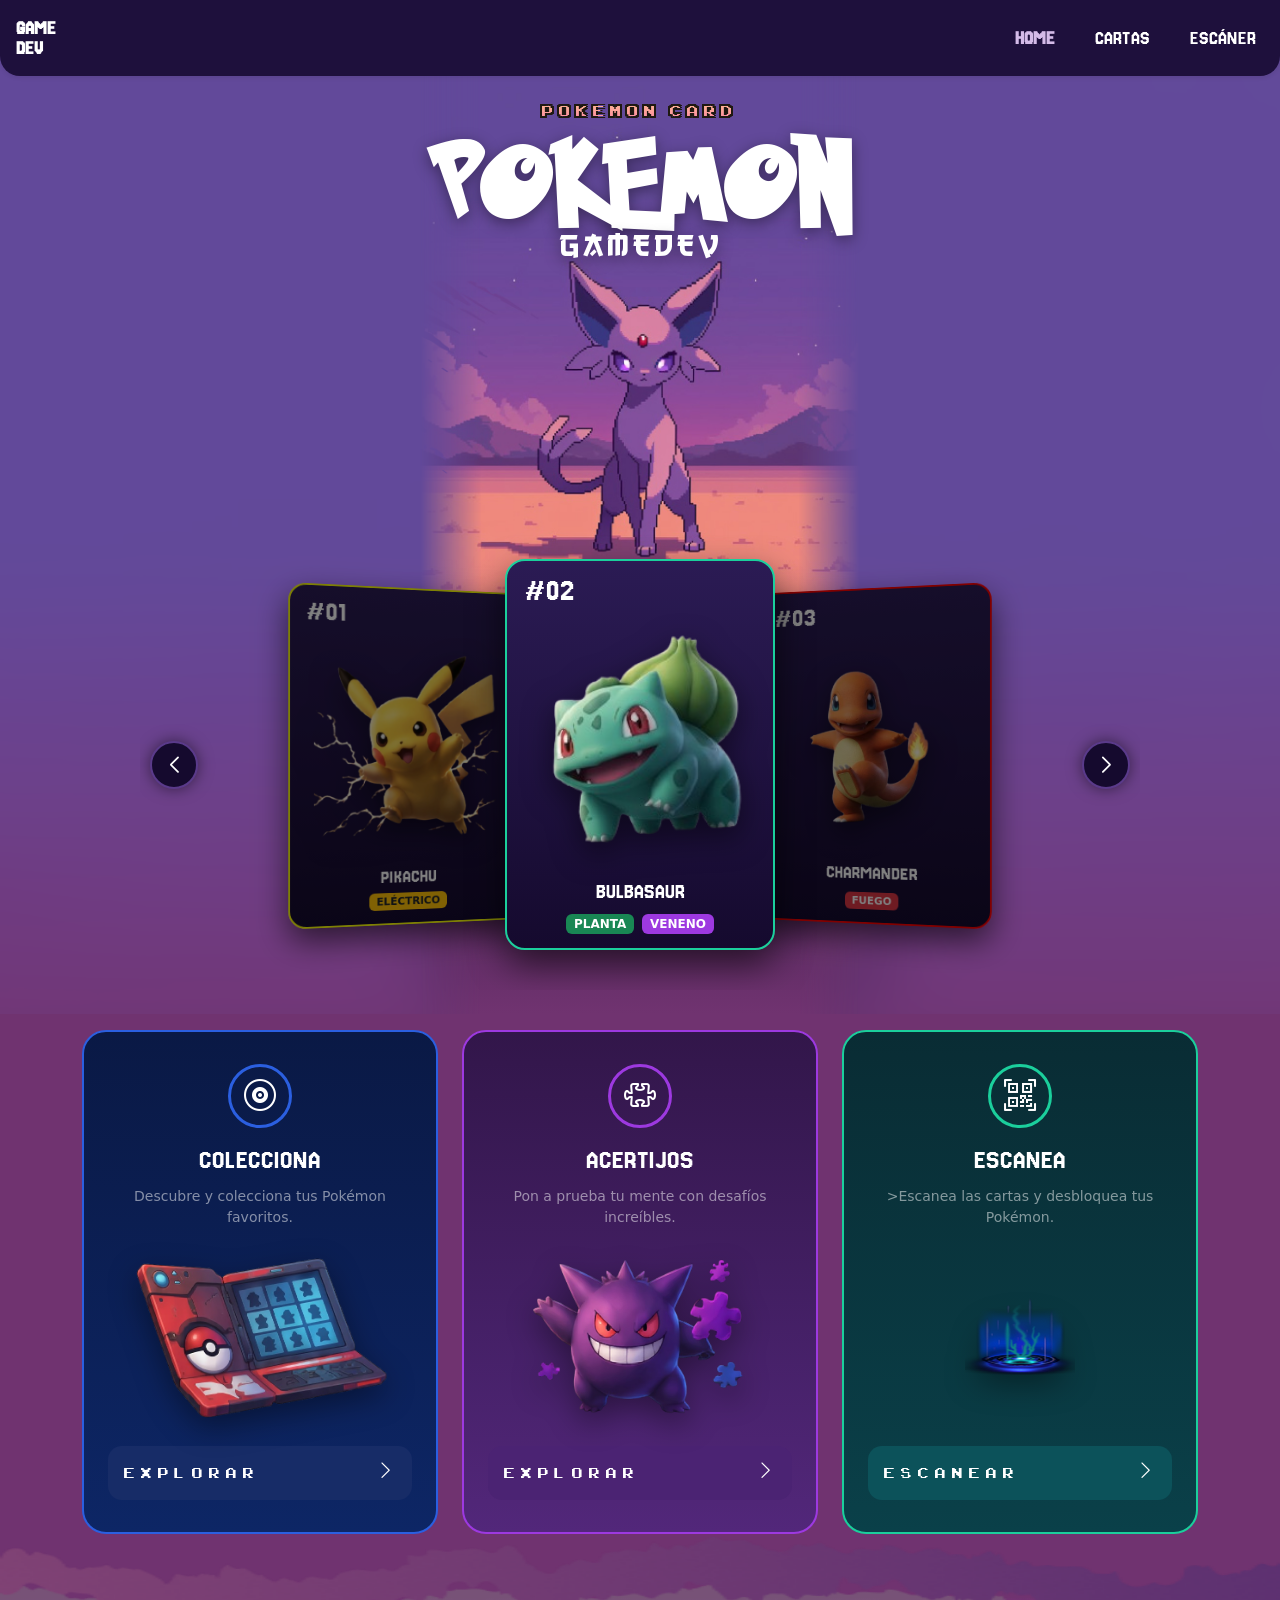
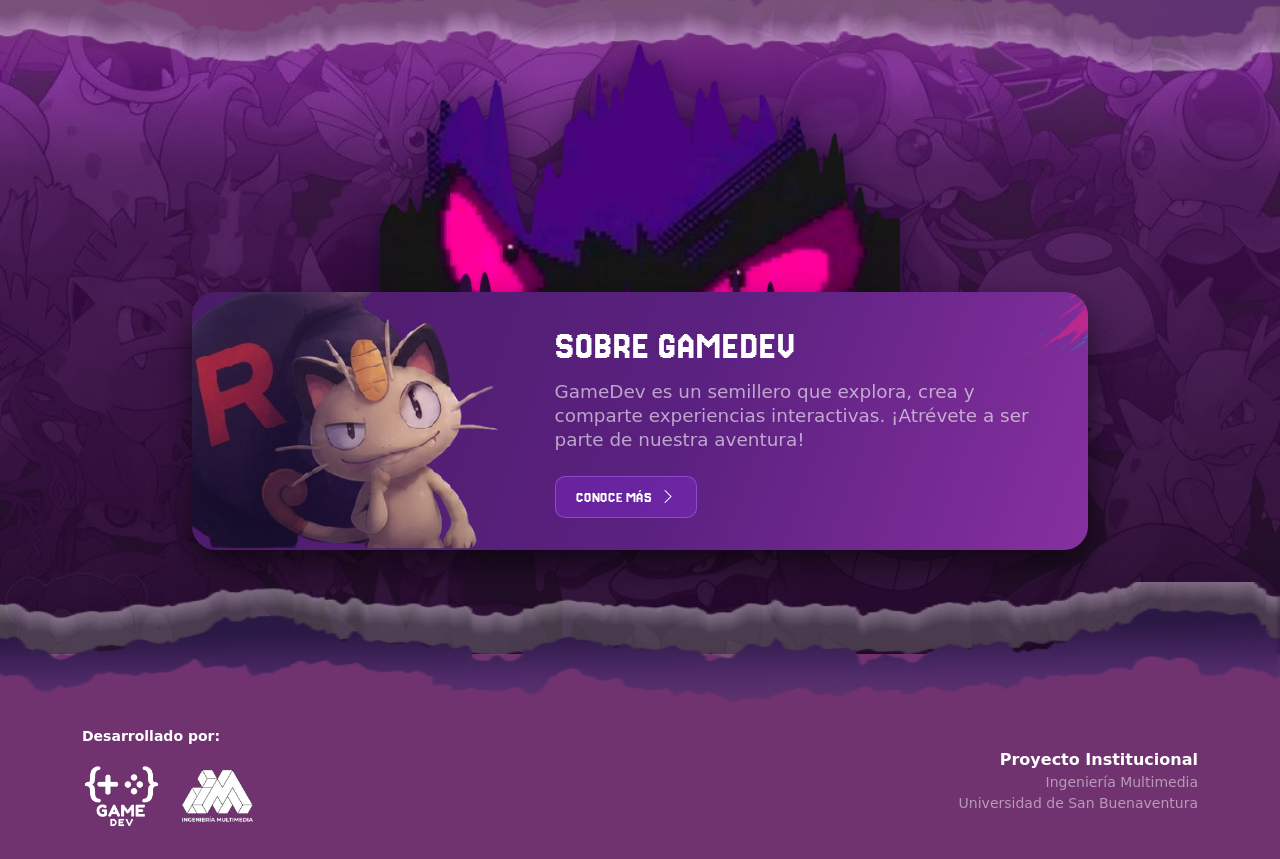
<file: index.html>
<!DOCTYPE html>
<html lang="es">

<head>
    <meta charset="UTF-8">
    <meta name="viewport" content="width=device-width, initial-scale=1.0">
    <meta name="description" content="Pokémon GameDev: colecciona cartas, resuelve acertijos y escanea cartas.">
    <title>Pokémon GameDev | Home</title>

    <link href="https://cdn.jsdelivr.net/npm/bootstrap@5.3.3/dist/css/bootstrap.min.css" rel="stylesheet">
    <link rel="stylesheet" href="https://cdn.jsdelivr.net/npm/bootstrap-icons@1.11.3/font/bootstrap-icons.min.css">
    <link rel="stylesheet" href="https://cdn.jsdelivr.net/npm/swiper@11/swiper-bundle.min.css" />
    <link rel="stylesheet" href="css/style.css">
    <link href="https://fonts.googleapis.com/css2?family=Jersey+20&display=swap" rel="stylesheet">
</head>

<body>

    <nav class="navbar navbar-expand-lg navbar-custom fixed-top shadow-sm">
        <div class="container-fluid px-3">
            <a class="navbar-brand navbar-brand-custom font-jersey fw-bold" href="index.html">
                GAME<br>DEV
            </a>

            <button class="navbar-toggler border-0 px-1" type="button" data-bs-toggle="offcanvas"
                data-bs-target="#offcanvasNavbar" aria-controls="offcanvasNavbar" aria-label="Abrir menú">
                <img src="assets/img/master-ball.png" alt="Menú" class="pokeball-icon">
            </button>

            <div class="offcanvas offcanvas-end offcanvas-custom" tabindex="-1" id="offcanvasNavbar"
                aria-labelledby="offcanvasNavbarLabel">
                <div class="offcanvas-header border-bottom border-light border-opacity-25">
                    <h5 class="offcanvas-title font-jersey fs-3" id="offcanvasNavbarLabel">MENÚ</h5>
                    <button type="button" class="btn-close btn-close-white" data-bs-dismiss="offcanvas"
                        aria-label="Cerrar menú"></button>
                </div>
                <div class="offcanvas-body">
                    <ul class="navbar-nav justify-content-end flex-grow-1 pe-3 mt-3 mt-lg-0 pe-lg-0">
                        <li class="nav-item">
                            <a class="nav-link font-jersey active" aria-current="page" href="index.html">Home</a>
                        </li>
                        <li class="nav-item">
                            <a class="nav-link font-jersey" href="cards.html">Cartas</a>
                        </li>
                        <li class="nav-item">
                            <a class="nav-link font-jersey" href="scanner.html">Escáner</a>
                        </li>
                    </ul>
                </div>
            </div>
        </div>
    </nav>

    <main>
        <section class="landing-hero">
            <div class="title-wrapper text-center">
                <p class="font-arcade hero-eyebrow fs-5 mb-0">POKEMON CARD</p>
                <h1 class="font-pokemon text-white display-1 mb-0">POKEMON</h1>
                <h2 class="font-gang text-white fs-2">GAMEDEV</h2>
            </div>

            <div class="hero-carousel">
                <div class="swiper pokemonSwiper">
                    <div class="swiper-wrapper">

                        <div class="swiper-slide card-pikachu">
                            <div class="card-number font-jersey text-white fs-2 lh-1">#01</div>

                            <img src="assets/img/pikachu-carta.png" alt="Pikachu" class="img-fluid pokemon-img">

                            <div class="card-info text-center mt-2">
                                <h3 class="font-jersey text-white text-uppercase mb-1">Pikachu</h3>
                                <div class="d-flex justify-content-center gap-2">
                                    <span class="badge bg-warning text-dark">ELÉCTRICO</span>
                                </div>
                            </div>
                        </div>

                        <div class="swiper-slide card-bulbasaur">
                            <div class="card-number font-jersey text-white fs-2 lh-1">#02</div>

                            <img src="assets/img/bulbasaur.png" alt="Bulbasaur" class="img-fluid pokemon-img">

                            <div class="card-info text-center mt-2">
                                <h3 class="font-jersey text-white text-uppercase">Bulbasaur</h3>
                                <div class="d-flex justify-content-center gap-2">
                                    <span class="badge bg-success">PLANTA</span>
                                    <span class="badge bg-purple">VENENO</span>
                                </div>
                            </div>
                        </div>

                        <div class="swiper-slide card-charmander">
                            <div class="card-number font-jersey text-white fs-2 lh-1">#03</div>

                            <img src="assets/img/charmander.png" alt="Charmander" class="img-fluid pokemon-img">

                            <div class="card-info text-center mt-2">
                                <h3 class="font-jersey text-white text-uppercase">Charmander</h3>
                                <div class="d-flex justify-content-center gap-2">
                                    <span class="badge bg-danger">FUEGO</span>
                                </div>
                            </div>
                        </div>
                    </div>

                    <div class="swiper-button-next custom-nav-btn"></div>
                    <div class="swiper-button-prev custom-nav-btn"></div>
                </div>
            </div>
        </section>

        <section class="features-section">
            <div class="container">
                <div class="row g-3 g-lg-4 justify-content-center">
                    <div class="col-12 col-sm-10 col-md-4">
                        <div class="feature-card card-blue h-100">
                            <div class="icon-ring">
                                <i class="bi bi-vinyl text-white fs-2"></i>
                            </div>
                            <h3 class="font-jersey text-white mt-3 mb-2">COLECCIONA</h3>
                            <p class="text-white-50 small mb-4 px-2">Descubre y colecciona tus Pokémon favoritos.</p>
                            <div class="img-container flex-grow-1 d-flex align-items-center justify-content-center mb-4">
                                <img src="assets/img/pokedex.png" loading="lazy" class="img-fluid" alt="Pokedex">
                            </div>
                            <a href="cards.html" class="btn btn-card font-jersey d-flex justify-content-between align-items-center px-4">
                                <span class="font-arcade">EXPLORAR</span>
                                <i class="bi bi-chevron-right"></i>
                            </a>
                        </div>
                    </div>

                    <div class="col-12 col-sm-10 col-md-4">
                        <div class="feature-card card-purple h-100">
                            <div class="icon-ring">
                                <i class="bi bi-puzzle text-white fs-2"></i>
                            </div>
                            <h3 class="font-jersey text-white mt-3 mb-2">ACERTIJOS</h3>
                            <p class="text-white-50 small mb-4 px-2">Pon a prueba tu mente con desafíos increíbles.</p>
                            <div class="img-container flex-grow-1 d-flex align-items-center justify-content-center mb-4">
                                <img src="assets/img/gengar-puzzles.png" loading="lazy" class="img-fluid" alt="Gengar">
                            </div>
                            <a href="#" class="btn btn-card font-jersey d-flex justify-content-between align-items-center px-4">
                                <span class="font-arcade">EXPLORAR</span>
                                <i class="bi bi-chevron-right"></i>
                            </a>
                        </div>
                    </div>

                    <div class="col-12 col-sm-10 col-md-4">
                        <div class="feature-card card-teal h-100">
                            <div class="icon-ring">
                                <i class="bi bi-qr-code-scan text-white fs-2"></i>
                            </div>
                            <h3 class="font-jersey text-white mt-3 mb-2">ESCANEA</h3>
                            <p class="text-white-50 small mb-4 px-2">>Escanea las cartas y desbloquea tus Pokémon.</p>
                            <div class="img-container flex-grow-1 d-flex align-items-center justify-content-center mb-4">
                                <img src="assets/img/portal.png" loading="lazy" class="img-fluid" alt="Portal de energía">
                            </div>
                            <a href="scanner.html" class="btn btn-card font-jersey d-flex justify-content-between align-items-center px-4">
                                <span class="font-arcade">ESCANEAR</span>
                                <i class="bi bi-chevron-right"></i>
                            </a>
                        </div>
                    </div>
                </div>
            </div>
        </section>
    </main>

    <div class="content-wrapper">
        <img src="assets/img/ojos-rasgados.png" alt="" class="gengar-eyes-img" aria-hidden="true">

        <section class="container about-container about-gamedev">
            <div class="about-card row g-0">
                <div class="about-media">
                    <img src="assets/img/meowth-rocket.png" loading="lazy" alt="Meowth Equipo Rocket" class="img-fluid about-img">
                </div>
                <div class="about-body text-white">
                    <h2 class="about-title font-jersey">SOBRE GAMEDEV</h2>
                    <p class="about-text text-white-60">
                        GameDev es un semillero que explora, crea y comparte experiencias interactivas. ¡Atrévete a ser
                        parte de nuestra aventura!
                    </p>
                    <a href="#" class="btn btn-purple-outline font-jersey d-inline-flex align-items-center">
                        CONOCE MÁS <i class="bi bi-chevron-right ms-2"></i>
                    </a>
                </div>
            </div>
        </section>
    </div>

    <footer class="game-footer game-footer-tear text-white py-4 mt-auto">
        <div class="container">
            <div class="row align-items-center">
                <div class="col-12 col-md-6 text-center text-md-start mb-3 mb-md-0">
                    <p class="fw-bold mb-2 small">Desarrollado por:</p>
                    <div class="d-flex justify-content-center justify-content-md-start align-items-center gap-3">
                        <img src="assets/img/logo-gamedev.png" loading="lazy" alt="Logo GameDev" class="footer-logo">
                        <img src="assets/img/logo-multimedia.png" loading="lazy" alt="Logo Ingeniería Multimedia" class="footer-logo">
                    </div>
                </div>
                <div class="col-12 col-md-6 text-center text-md-end">
                    <p class="mb-0 fw-bold">Proyecto Institucional</p>
                    <p class="mb-0 small text-white-50">Ingeniería Multimedia<br>Universidad de San Buenaventura</p>
                </div>
            </div>
        </div>
    </footer>

    <script src="https://cdn.jsdelivr.net/npm/swiper@11/swiper-bundle.min.js"></script>
    <script src="https://cdn.jsdelivr.net/npm/bootstrap@5.3.3/dist/js/bootstrap.bundle.min.js"></script>
    <script src="js/registro.js"></script>
    <script src="js/main.js"></script>
</body>

</html>
</file>
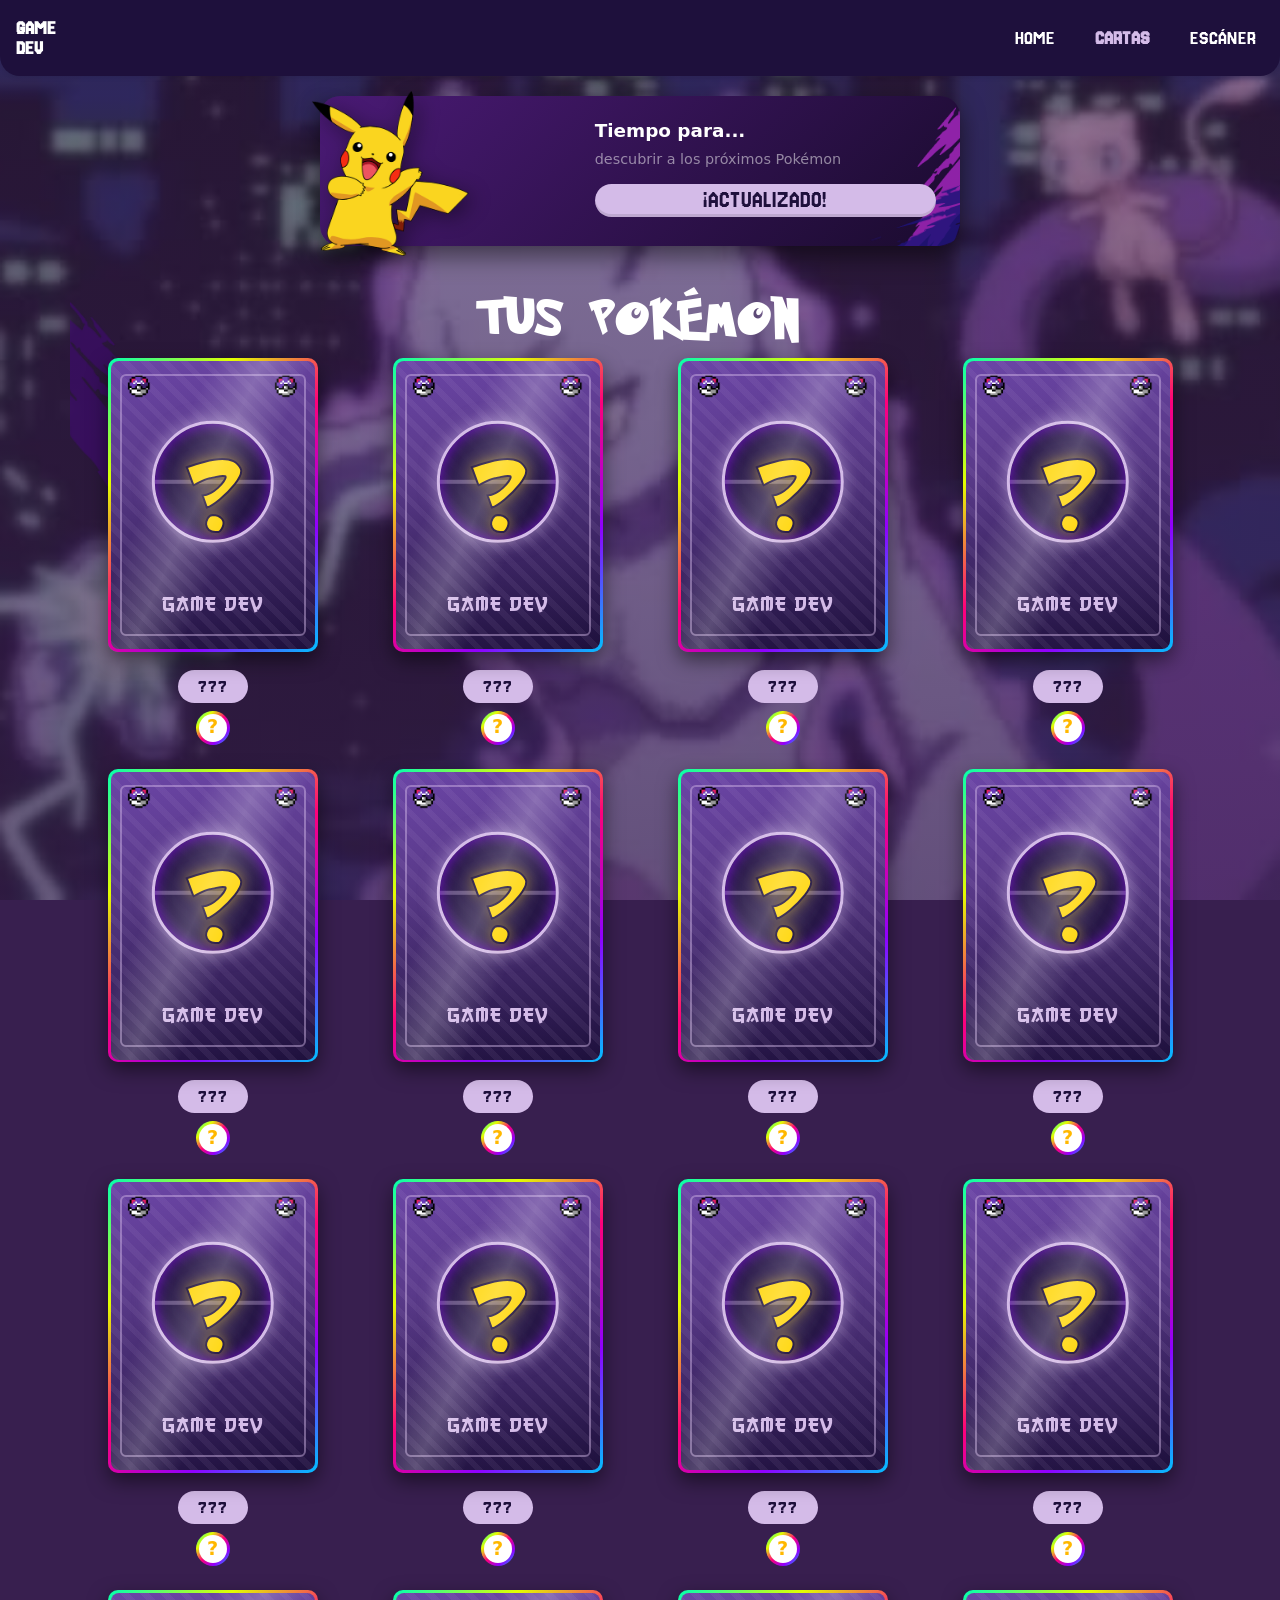
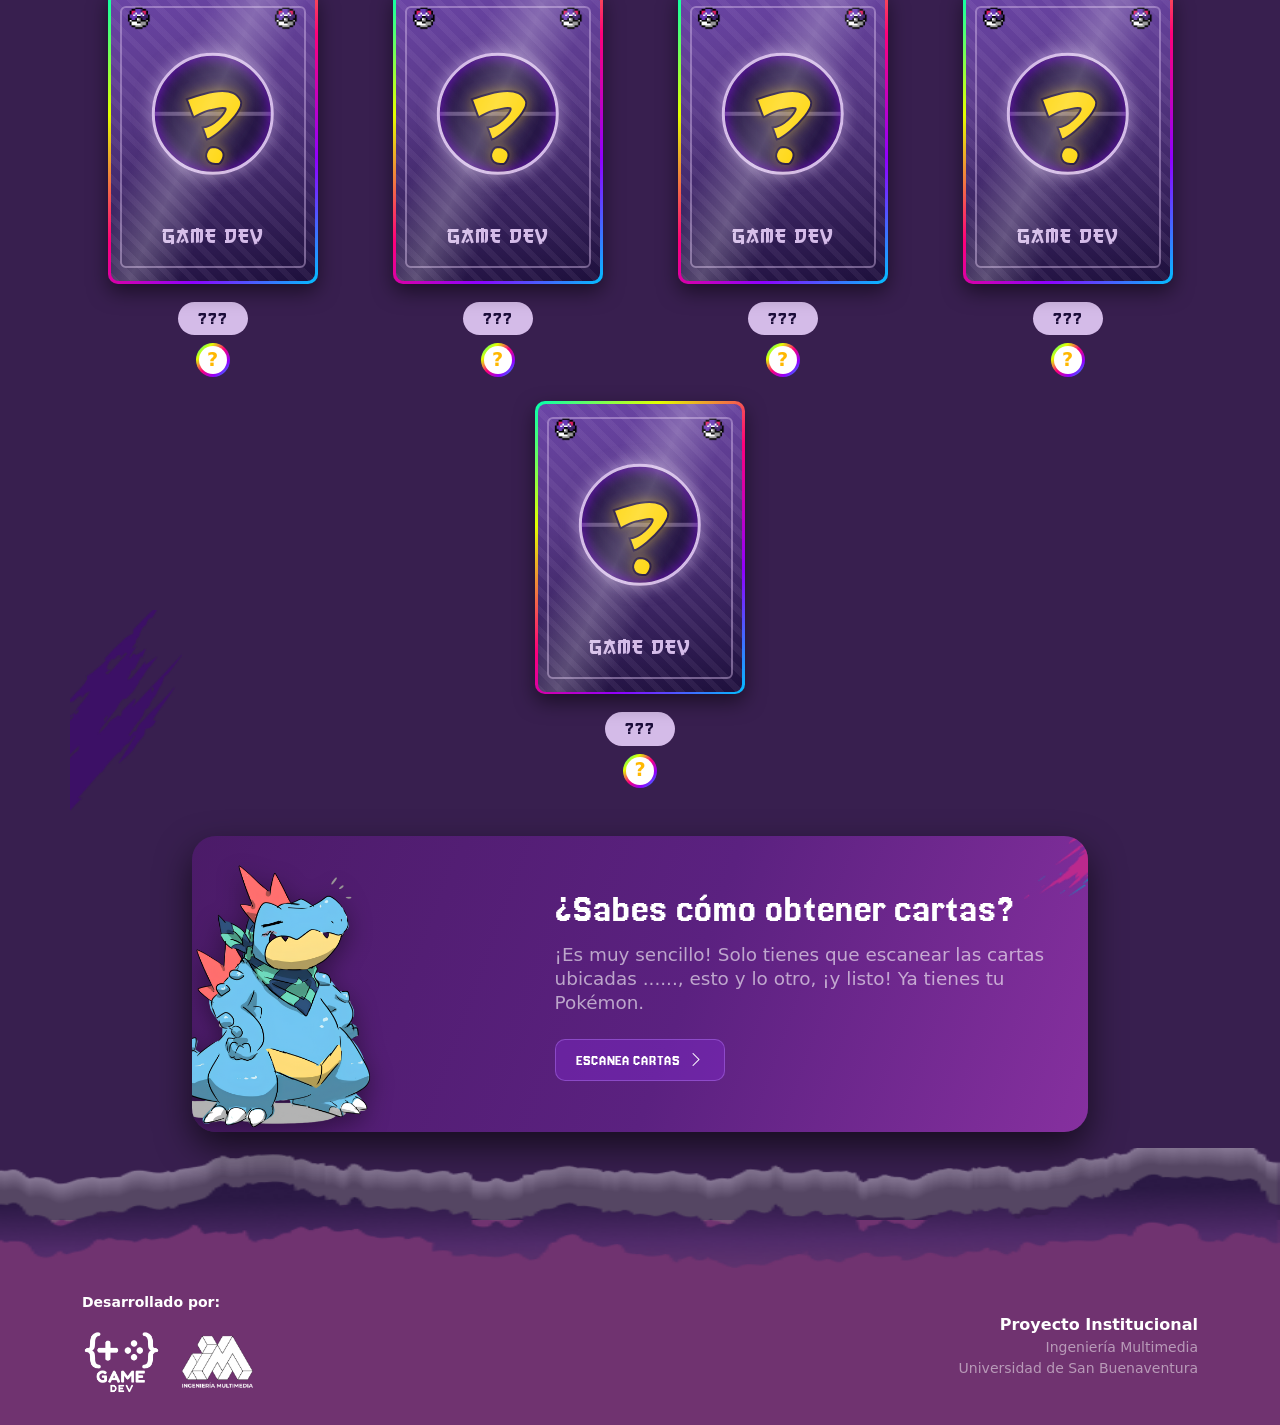
<file: cards.html>
<!DOCTYPE html>
<html lang="es">

<head>
    <meta charset="UTF-8">
    <meta name="viewport" content="width=device-width, initial-scale=1.0">
    <meta name="description" content="Pokémon GameDev: colecciona cartas, resuelve acertijos y escanea cartas.">
    <title>Pokémon GameDev | Cartas</title>

    <link href="https://cdn.jsdelivr.net/npm/bootstrap@5.3.3/dist/css/bootstrap.min.css" rel="stylesheet">
    <link rel="stylesheet" href="https://cdn.jsdelivr.net/npm/bootstrap-icons@1.11.3/font/bootstrap-icons.min.css">
    <link rel="stylesheet" href="css/style.css">
    <link href="https://fonts.googleapis.com/css2?family=Jersey+20&display=swap" rel="stylesheet">
</head>

<body>

    <div class="page-bg" aria-hidden="true">
        <video class="page-bg-video" autoplay muted loop playsinline preload="metadata"
            poster="assets/img/loop-mewtwo-poster.jpg">
            <source src="assets/video/loop-mewtwo.mp4" type="video/mp4">
        </video>
    </div>

    <nav class="navbar navbar-expand-lg navbar-custom fixed-top shadow-sm">
        <div class="container-fluid px-3">
            <a class="navbar-brand navbar-brand-custom font-jersey fw-bold" href="index.html">
                GAME<br>DEV
            </a>

            <button class="navbar-toggler border-0 px-1" type="button" data-bs-toggle="offcanvas"
                data-bs-target="#offcanvasNavbar" aria-controls="offcanvasNavbar" aria-label="Abrir menú">
                <img src="assets/img/master-ball.png" alt="Menú" class="pokeball-icon">
            </button>

            <div class="offcanvas offcanvas-end offcanvas-custom" tabindex="-1" id="offcanvasNavbar"
                aria-labelledby="offcanvasNavbarLabel">
                <div class="offcanvas-header border-bottom border-light border-opacity-25">
                    <h5 class="offcanvas-title font-jersey fs-3" id="offcanvasNavbarLabel">MENÚ</h5>
                    <button type="button" class="btn-close btn-close-white" data-bs-dismiss="offcanvas"
                        aria-label="Cerrar menú"></button>
                </div>
                <div class="offcanvas-body">
                    <ul class="navbar-nav justify-content-end flex-grow-1 pe-3 mt-3 mt-lg-0 pe-lg-0">
                        <li class="nav-item">
                            <a class="nav-link font-jersey" href="index.html">Home</a>
                        </li>
                        <li class="nav-item">
                            <a class="nav-link font-jersey active" aria-current="page" href="cards.html">Cartas</a>
                        </li>
                        <li class="nav-item">
                            <a class="nav-link font-jersey" href="scanner.html">Escáner</a>
                        </li>
                    </ul>
                </div>
            </div>
        </div>
    </nav>

    <section class="container timer-section">
        <div class="timer-banner position-relative">
            <span class="timer-deco" aria-hidden="true"></span>
            <div class="row align-items-center h-100 g-0">
                <div class="col-5 position-relative timer-media">
                    <img src="assets/img/pikachu.png" alt="Pikachu" class="pikachu-out-bound">
                </div>

                <div class="col-7 py-3 ps-2 pe-3 py-sm-4 pe-sm-4">
                    <h5 class="timer-title text-white fw-bold mb-2">Tiempo para...</h5>
                    <p class="timer-text text-white-50 lh-sm mb-3">
                        descubrir a los próximos Pokémon
                    </p>
                    <div id="countdown-timer" class="timer-pill font-jersey">
                        Próximamente
                    </div>
                </div>
            </div>
        </div>
    </section>

    <section class="container cards-section pb-5">
        <h2 class="font-pokemon text-white text-center mb-4 fs-1">TUS POKÉMON</h2>

        <div class="row g-4 justify-content-center">

            <div class="col-6 col-sm-4 col-lg-3 d-flex flex-column align-items-center">
                <div class="holo-border mb-2">
                    <img src="assets/img/cartas/carta-marowak.webp" width="600" height="810" loading="lazy"
                        decoding="async" class="tcg-card" data-pokemon="marowak" alt="Marowak">
                </div>
                <div class="name-pill font-gang mb-2">Marowak</div>
                <div class="holo-circle">
                    <button class="btn btn-question" aria-label="Ver información de la carta">?</button>
                </div>
            </div>

            <div class="col-6 col-sm-4 col-lg-3 d-flex flex-column align-items-center">
                <div class="holo-border mb-2">
                    <img src="assets/img/cartas/carta-baxcalibur.webp" width="600" height="810" loading="lazy"
                        decoding="async" class="tcg-card" data-pokemon="baxcalibur" alt="Baxcalibur">
                </div>
                <div class="name-pill font-gang mb-2">Baxcalibur</div>
                <div class="holo-circle">
                    <button class="btn btn-question" aria-label="Ver información de la carta">?</button>
                </div>
            </div>

            <!-- Falta carta Graverler --> 

            <div class="col-6 col-sm-4 col-lg-3 d-flex flex-column align-items-center">
                <div class="holo-border mb-2">
                    <img src="assets/img/cartas/carta-ursaluna.webp" width="600" height="810" loading="lazy"
                        decoding="async" class="tcg-card" data-pokemon="ursaluna" alt="Ursaluna">
                </div>
                <div class="name-pill font-gang mb-2">Ursaluna</div>
                <div class="holo-circle">
                    <button class="btn btn-question" aria-label="Ver información de la carta">?</button>
                </div>
            </div>

            <div class="col-6 col-sm-4 col-lg-3 d-flex flex-column align-items-center">
                <div class="holo-border mb-2">
                    <img src="assets/img/cartas/carta-vaporeon.webp" width="600" height="810" loading="lazy"
                        decoding="async" class="tcg-card" data-pokemon="vaporeon" alt="Vaporeon">
                </div>
                <div class="name-pill font-gang mb-2">Vaporeon</div>
                <div class="holo-circle">
                    <button class="btn btn-question" aria-label="Ver información de la carta">?</button>
                </div>
            </div>

            <div class="col-6 col-sm-4 col-lg-3 d-flex flex-column align-items-center">
                <div class="holo-border mb-2">
                    <img src="assets/img/cartas/carta-snorlax.webp" width="600" height="810" loading="lazy"
                        decoding="async" class="tcg-card" data-pokemon="snorlax" alt="Snorlax">
                </div>
                <div class="name-pill font-gang mb-2">Snorlax</div>
                <div class="holo-circle">
                    <button class="btn btn-question" aria-label="Ver información de la carta">?</button>
                </div>
            </div>

            <div class="col-6 col-sm-4 col-lg-3 d-flex flex-column align-items-center">
                <div class="holo-border mb-2">
                    <img src="assets/img/cartas/carta-garchomp.webp" width="600" height="810" loading="lazy"
                        decoding="async" class="tcg-card" data-pokemon="garchomp" alt="Garchomp">
                </div>
                <div class="name-pill font-gang mb-2">Garchomp</div>
                <div class="holo-circle">
                    <button class="btn btn-question" aria-label="Ver información de la carta">?</button>
                </div>
            </div>

            <div class="col-6 col-sm-4 col-lg-3 d-flex flex-column align-items-center">
                <div class="holo-border mb-2">
                    <img src="assets/img/cartas/carta-ho-oh.webp" width="600" height="810" loading="lazy"
                        decoding="async" class="tcg-card" data-pokemon="ho-oh" alt="Ho-Oh">
                </div>
                <div class="name-pill font-gang mb-2">Ho-Oh</div>
                <div class="holo-circle">
                    <button class="btn btn-question" aria-label="Ver información de la carta">?</button>
                </div>
            </div>

            <div class="col-6 col-sm-4 col-lg-3 d-flex flex-column align-items-center">
                <div class="holo-border mb-2">
                    <img src="assets/img/cartas/carta-gengar.webp" width="600" height="810" loading="lazy"
                        decoding="async" class="tcg-card" data-pokemon="gengar" alt="Gengar">
                </div>
                <div class="name-pill font-gang mb-2">Gengar</div>
                <div class="holo-circle">
                    <button class="btn btn-question" aria-label="Ver información de la carta">?</button>
                </div>
            </div>

            <div class="col-6 col-sm-4 col-lg-3 d-flex flex-column align-items-center">
                <div class="holo-border mb-2">
                    <img src="assets/img/cartas/carta-diglett.webp" width="600" height="810" loading="lazy"
                        decoding="async" class="tcg-card" data-pokemon="diglett" alt="Diglett">
                </div>
                <div class="name-pill font-gang mb-2">Diglett</div>
                <div class="holo-circle">
                    <button class="btn btn-question" aria-label="Ver información de la carta">?</button>
                </div>
            </div>

            <div class="col-6 col-sm-4 col-lg-3 d-flex flex-column align-items-center">
                <div class="holo-border mb-2">
                    <img src="assets/img/cartas/carta-lugia.webp" width="600" height="810" loading="lazy"
                        decoding="async" class="tcg-card" data-pokemon="lugia" alt="Lugia">
                </div>
                <div class="name-pill font-gang mb-2">Lugia</div>
                <div class="holo-circle">
                    <button class="btn btn-question" aria-label="Ver información de la carta">?</button>
                </div>
            </div>

            <div class="col-6 col-sm-4 col-lg-3 d-flex flex-column align-items-center">
                <div class="holo-border mb-2">
                    <img src="assets/img/cartas/carta-charmander.webp" width="600" height="810" loading="lazy"
                        decoding="async" class="tcg-card" data-pokemon="charmander" alt="Charmander">
                </div>
                <div class="name-pill font-gang mb-2">Charmander</div>
                <div class="holo-circle">
                    <button class="btn btn-question" aria-label="Ver información de la carta">?</button>
                </div>
            </div>

            <div class="col-6 col-sm-4 col-lg-3 d-flex flex-column align-items-center">
                <div class="holo-border mb-2">
                    <img src="assets/img/cartas/carta-clefairy.webp" width="600" height="810" loading="lazy"
                        decoding="async" class="tcg-card" data-pokemon="clefairy" alt="Clefairy">
                </div>
                <div class="name-pill font-gang mb-2">Clefairy</div>
                <div class="holo-circle">
                    <button class="btn btn-question" aria-label="Ver información de la carta">?</button>
                </div>
            </div>

            <div class="col-6 col-sm-4 col-lg-3 d-flex flex-column align-items-center">
                <div class="holo-border mb-2">
                    <img src="assets/img/cartas/carta-clefable.webp" width="600" height="810" loading="lazy"
                        decoding="async" class="tcg-card" data-pokemon="clefable" alt="Clefable">
                </div>
                <div class="name-pill font-gang mb-2">Clefable</div>
                <div class="holo-circle">
                    <button class="btn btn-question" aria-label="Ver información de la carta">?</button>
                </div>
            </div>

            <div class="col-6 col-sm-4 col-lg-3 d-flex flex-column align-items-center">
                <div class="holo-border mb-2">
                    <img src="assets/img/cartas/carta-lunala.webp" width="600" height="810" loading="lazy"
                        decoding="async" class="tcg-card" data-pokemon="lunala" alt="Lunala">
                </div>
                <div class="name-pill font-gang mb-2">Lunala</div>
                <div class="holo-circle">
                    <button class="btn btn-question" aria-label="Ver información de la carta">?</button>
                </div>
            </div>

            <div class="col-6 col-sm-4 col-lg-3 d-flex flex-column align-items-center">
                <div class="holo-border mb-2">
                    <img src="assets/img/cartas/carta-metagross.webp" width="600" height="810" loading="lazy"
                        decoding="async" class="tcg-card" data-pokemon="metagross" alt="Metagross">
                </div>
                <div class="name-pill font-gang mb-2">Metagross</div>
                <div class="holo-circle">
                    <button class="btn btn-question" aria-label="Ver información de la carta">?</button>
                </div>
            </div>

            <div class="col-6 col-sm-4 col-lg-3 d-flex flex-column align-items-center">
                <div class="holo-border mb-2">
                    <img src="assets/img/cartas/carta-naganadel.webp" width="600" height="810" loading="lazy"
                        decoding="async" class="tcg-card" data-pokemon="naganadel" alt="Naganadel">
                </div>
                <div class="name-pill font-gang mb-2">Naganadel</div>
                <div class="holo-circle">
                    <button class="btn btn-question" aria-label="Ver información de la carta">?</button>
                </div>
            </div>



             <!-- Este no tiene modelo -->
            <div class="col-6 col-sm-4 col-lg-3 d-flex flex-column align-items-center">
                <div class="holo-border mb-2">
                    <img src="assets/img/cartas/carta-haunter.webp" width="600" height="810" loading="lazy"
                        decoding="async" class="tcg-card" data-pokemon="haunter" alt="Haunter">
                </div>
                <div class="name-pill font-gang mb-2">Haunter</div>
                <div class="holo-circle">
                    <button class="btn btn-question" aria-label="Ver información de la carta">?</button>
                </div>
            </div>

        </div>

    </section>

    <section class="container about-container about-cards">
        <div class="about-card row g-0">
            <div class="about-media">
                <img src="assets/img/info-cartas.png" loading="lazy" alt="Info cartas" class="img-fluid about-img">
            </div>
            <div class="about-body text-white">
                <h2 class="about-title font-jersey">¿Sabes cómo obtener cartas?</h2>
                <p class="about-text text-white-60">
                    ¡Es muy sencillo!
                    Solo tienes que escanear las cartas ubicadas ......, esto y lo
                    otro, ¡y listo! Ya tienes tu Pokémon.
                </p>
                <a href="scanner.html" class="btn btn-purple-outline font-jersey d-inline-flex align-items-center">
                    ESCANEA CARTAS <i class="bi bi-chevron-right ms-2"></i>
                </a>
            </div>
        </div>
    </section>

    <footer class="game-footer game-footer-tear text-white py-4 mt-auto">
        <div class="container">
            <div class="row align-items-center">
                <div class="col-12 col-md-6 text-center text-md-start mb-3 mb-md-0">
                    <p class="fw-bold mb-2 small">Desarrollado por:</p>
                    <div class="d-flex justify-content-center justify-content-md-start align-items-center gap-3">
                        <img src="assets/img/logo-gamedev.png" loading="lazy" alt="Logo GameDev" class="footer-logo">
                        <img src="assets/img/logo-multimedia.png" loading="lazy" alt="Logo Ingeniería Multimedia"
                            class="footer-logo">
                    </div>
                </div>
                <div class="col-12 col-md-6 text-center text-md-end">
                    <p class="mb-0 fw-bold">Proyecto Institucional</p>
                    <p class="mb-0 small text-white-50">Ingeniería Multimedia<br>Universidad de San Buenaventura</p>
                </div>
            </div>
        </div>
    </footer>

    <script src="https://cdn.jsdelivr.net/npm/bootstrap@5.3.3/dist/js/bootstrap.bundle.min.js"></script>
    <script src="js/registro.js"></script>
    <script src="js/cartas.js"></script>
    <script src="js/main.js"></script>
</body>

</html>
</file>
<file: css/style.css>
/* --- Fuentes --- */
@font-face {
  font-family: 'Pokemon Solid';
  src: url('../assets/fonts/pokemon-solid.ttf') format('truetype');
  font-weight: normal;
  font-style: normal;
  font-display: swap;
}

@font-face {
  font-family: 'Gang of Three';
  src: url('../assets/fonts/gang-of-three.ttf') format('truetype');
  font-weight: normal;
  font-style: normal;
  font-display: swap;
}

/* Sin tildes ni signos de apertura: usar solo en textos simples */
@font-face {
  font-family: 'Arcade Classic';
  src: url('../assets/fonts/arcade-classic.ttf') format('truetype');
  font-weight: normal;
  font-style: normal;
  font-display: swap;
}

/* --- Variables --- */
:root {
  --bg-dark: #1E103C;
  --bg-main: #5A3A8A;
  --bg-body: #381f4f;
  --accent-lilac: #D4BBE8;
  --text-white: #ffffff;
  --holo-gradient: linear-gradient(135deg, #00FFB2, #E3FF00, #FF007A, #8F00FF, #00C2FF);

  --swiper-bg-top: #2b1b54;
  --swiper-bg-bottom: #150a2e;
  --type-poison-bg: #9d39e0;
  --border-bulbasaur: #1bcf9c;
  --border-pikachu: #fbff08;
  --border-charmander: #ff0000;

  --card-blue-top: #0a1945;
  --card-blue-bottom: #0d2665;
  --card-blue-border: #2b5fe0;
  --card-blue-btn: #172c67;

  --card-purple-top: #32164a;
  --card-purple-bottom: #52277a;
  --card-purple-border: #9d39e0;
  --card-purple-btn: #4b2373;

  --card-teal-top: #092c34;
  --card-teal-bottom: #0a4049;
  --card-teal-border: #1bcf9c;
  --card-teal-btn: #0c525a;

  --about-bg-start: #4b1b68;
  --about-bg-mid: #5b2180;
  --about-bg-end: #86309f;
  --about-spark: #ff4fa3;
  --about-btn-bg: rgba(138, 43, 226, 0.35);
  --about-btn-border: rgba(190, 130, 255, 0.4);

  --footer-bg: #703370;

  --tear-top: clamp(4.5rem, 24vw, 8.5rem);
  --tear-bottom: clamp(4rem, 20vw, 7.5rem);
  --cave-fade: 80px;
  --footer-border: rgba(255, 255, 255, 0.1);
}

/* --- Tipografía --- */
.font-pokemon {
  font-family: 'Pokemon Solid', sans-serif;
  color: #ffcb05;
  letter-spacing: 5px;
}

.font-gang {
  font-family: 'Gang of Three', sans-serif;
  letter-spacing: 4px;
  margin-top: 10px;
}

.font-arcade {
  font-family: 'Arcade Classic', sans-serif;
  letter-spacing: 6px;
}

.font-jersey {
  font-family: 'Jersey 20', sans-serif;
}

/* --- Base --- */
html {
  scroll-behavior: smooth;
}

body {
  background-color: var(--bg-body);
  margin: 0;
  padding: 0;
  min-height: 100vh;
  min-height: 100svh;
  display: flex;
  flex-direction: column;
  overflow-x: hidden;
}

main {
  flex: 1 0 auto;
}

img {
  max-width: 100%;
}

:root {
  --nav-h: 4.5rem;
}

.text-white-60 {
  color: rgba(255, 255, 255, 0.6);
}

/* --- Fondo con video (página de Cartas) --- */
.page-bg {
  position: fixed;
  inset: 0;
  z-index: -1;
  overflow: hidden;
  background: var(--bg-body) url('../assets/img/loop-mewtwo-poster.jpg') center / cover no-repeat;
}

.page-bg-video {
  width: 100%;
  height: 100%;
  object-fit: cover;
  object-position: center;
}

.page-bg::after {
  content: "";
  position: absolute;
  inset: 0;
  background: linear-gradient(to bottom, rgba(56, 31, 79, 0.5), rgba(56, 31, 79, 0.72));
}

@media (prefers-reduced-motion: reduce) {
  .page-bg-video {
    display: none;
  }
}

/* --- Decoración de la página de Cartas --- */
.cards-section {
  position: relative;
}

.cards-section::before,
.cards-section::after {
  content: "";
  position: absolute;
  z-index: 0;
  background-repeat: no-repeat;
  background-size: 100% 100%;
  pointer-events: none;
}

.cards-section::before {
  top: 1rem;
  left: 0;
  width: clamp(4.5rem, 26vw, 8rem);
  aspect-ratio: 119 / 225;
  background-image: url('../assets/img/cartas-garra-superior.png');
}

.cards-section::after {
  bottom: 1rem;
  left: 0;
  width: clamp(4rem, 24vw, 7rem);
  aspect-ratio: 92 / 172;
  background-image: url('../assets/img/cartas-garra-inferior.png');
}

.cards-section>* {
  position: relative;
  z-index: 1;
}

.about-cards {
  margin-bottom: calc(var(--tear-bottom) + 1rem);
}

/* --- Navbar --- */
.navbar-custom {
  background-color: var(--bg-dark);
  border-bottom-left-radius: 20px;
  border-bottom-right-radius: 20px;
  padding-top: 0.8rem;
  padding-bottom: 0.8rem;
}

.navbar-brand-custom {
  line-height: 1;
  font-size: 1.1rem;
  color: var(--text-white) !important;
  text-decoration: none;
}

.pokeball-icon {
  height: 3rem;
  width: auto;
}

.offcanvas-custom {
  background-color: var(--bg-main) !important;
  color: var(--text-white) !important;
}

.offcanvas-custom .offcanvas-title,
.offcanvas-custom .nav-link {
  color: var(--text-white) !important;
}

.offcanvas-custom .nav-link {
  font-size: 1.5rem;
  text-transform: uppercase;
  margin-bottom: 0.5rem;
  transition: color 0.2s ease;
}

.offcanvas-custom .nav-link:hover,
.offcanvas-custom .nav-link.active {
  color: var(--accent-lilac) !important;
  font-weight: bold;
}

@media (min-width: 992px) {
  .navbar-custom .container-fluid {
    max-width: 1320px;
  }

  .offcanvas-custom .nav-link {
    font-size: 1.25rem;
    margin: 0 0 0 1.5rem;
    padding: 0.25rem 0;
  }

  .navbar-brand-custom {
    font-size: 1.25rem;
  }
}

/* --- Hero y fondos --- */
.landing-hero {
  --hero-img: url('../assets/img/fondo-hero.jpg');
  --hero-fade: linear-gradient(to bottom,
      rgba(112, 51, 112, 0) 0%,
      rgba(112, 51, 112, 0) 55%,
      rgba(112, 51, 112, 0.6) 85%,
      #703370 100%);
  --card-w: clamp(190px, 56vw, 230px);
  --card-h: calc(var(--card-w) * 1.45);
  --hero-feet: calc(min(115vw, 440px) * 1.27);
  position: relative;
  isolation: isolate;
  overflow: hidden;
  min-height: 100vh;
  min-height: max(100svh, calc(var(--hero-feet) + var(--card-h) + 4rem));
  width: 100%;
  padding-top: calc(var(--nav-h) + 1.5rem);
  display: flex;
  flex-direction: column;
  align-items: center;
  background-color: #703370;
}

.landing-hero::before,
.landing-hero::after {
  content: "";
  position: absolute;
  inset: 0;
  z-index: -1;
  background-image: var(--hero-fade), var(--hero-img);
  background-size: cover;
  background-position: center top;
  background-repeat: no-repeat;
}

.landing-hero::before {
  display: none;
  filter: blur(30px);
  transform: scale(1.15);
}

.landing-hero::after {
  width: min(100%, 440px);
  margin-inline: auto;
}

@media (min-width: 441px) {
  .landing-hero::before {
    display: block;
  }

  .landing-hero::after {
    -webkit-mask-image: linear-gradient(to right, transparent 0, #000 14%, #000 86%, transparent 100%);
    mask-image: linear-gradient(to right, transparent 0, #000 14%, #000 86%, transparent 100%);
  }
}

.title-wrapper {
  text-shadow: 0 4px 15px rgba(0, 0, 0, 0.4);
  z-index: 2;
  padding: 0 1rem;
}

.hero-eyebrow {
  background: linear-gradient(to bottom, #feca8c 0%, #fea39b 50%, #ff70b0 100%);
  -webkit-background-clip: text;
  background-clip: text;
  color: transparent;
  text-shadow: none;
  filter: drop-shadow(2px 0 0 #1f1911) drop-shadow(-2px 0 0 #1f1911) drop-shadow(0 2px 0 #1f1911) drop-shadow(0 -2px 0 #1f1911);
}

.title-wrapper h1 {
  font-size: clamp(3rem, 15vw, 5.5rem);
  margin-top: -1rem;
}

.title-wrapper h2 {
  font-size: clamp(1.4rem, 6vw, 2.4rem);
}

.hero-carousel {
  width: 100%;
  max-width: 1000px;
  margin-top: auto;
  padding-bottom: 1.5rem;
  z-index: 2;
}

.features-section {
  position: relative;
  z-index: 2;
  background-color: #703370;
  padding: 1rem 0 4rem;
}

.features-section::after {
  content: "";
  position: absolute;
  left: 0;
  right: 0;
  top: calc(100% - var(--tear-top) * 0.45);
  height: var(--tear-top);
  background: url('../assets/img/borde-roto-cueva.png') center top / 100% 100% no-repeat;
  pointer-events: none;
}

.content-wrapper {
  position: relative;
  overflow: hidden;
  margin-top: -2px;
  display: flex;
  flex-direction: column;
  align-items: center;
  padding: 3rem 0 calc(var(--tear-bottom) + 2rem);
  background-image:
    linear-gradient(to bottom, #703370 0, rgba(41, 3, 41, 0) var(--cave-fade)),
    linear-gradient(to bottom,
      rgba(0, 0, 0, 0.0) 0%,
      rgba(0, 0, 0, 0.5) 25%,
      rgba(0, 0, 0, 0.7) 85%,
      rgba(0, 0, 0, 0.8) 100%),
    url('../assets/img/fondo-patron.png');
  background-position: center;
  background-size: cover;
  background-repeat: repeat-y;
}

.gengar-eyes-img {
  position: relative;
  z-index: 1;
  width: min(100%, 520px);
  height: auto;
  margin-bottom: calc(min(92%, 520px) * -0.62);
  filter: brightness(2.2) saturate(1.5) drop-shadow(0 0 16px rgba(18, 0, 37, 0.521));
  pointer-events: none;
}

/* --- Carrusel --- */
.pokemonSwiper {
  width: 100%;
  padding: 1.5rem 0 2.5rem;
}

.swiper-slide {
  width: var(--card-w);
  height: var(--card-h);
  background: linear-gradient(180deg, var(--swiper-bg-top) 0%, var(--swiper-bg-bottom) 100%);
  border-radius: 20px;
  display: flex;
  flex-direction: column;
  justify-content: space-between;
  padding: 0.9rem 1.1rem;
  transition: filter 0.4s ease;
  box-shadow: 0 15px 35px rgba(0, 0, 0, 0.6);
}

.swiper-slide:not(.swiper-slide-active) {
  filter: brightness(0.5);
}

.card-bulbasaur {
  border: 2px solid var(--border-bulbasaur);
}

.card-pikachu {
  border: 2px solid var(--border-pikachu);
}

.card-charmander {
  border: 2px solid var(--border-charmander);
}

.pokemon-img {
  flex: 1 1 0;
  min-height: 0;
  width: 100%;
  height: auto;
  object-fit: contain;
  margin: 0.4rem auto;
  filter: drop-shadow(0 10px 15px rgba(0, 0, 0, 0.5));
}

.card-info h3 {
  font-size: 1.4rem;
}

.bg-purple {
  background-color: var(--type-poison-bg) !important;
}

.custom-nav-btn {
  color: var(--text-white) !important;
  background: var(--swiper-bg-bottom);
  width: 40px !important;
  height: 40px !important;
  border-radius: 50%;
  border: 2px solid var(--bg-main);
  box-shadow: 0 0 15px rgba(0, 0, 0, 0.5);
}

.custom-nav-btn::after {
  font-size: 1rem !important;
  font-weight: bold;
}

@media (min-width: 768px) {
  .landing-hero {
    --card-w: 250px;
  }

  .custom-nav-btn {
    width: 48px !important;
    height: 48px !important;
  }
}

@media (min-width: 1200px) {
  .landing-hero {
    --card-w: 270px;
  }
}

/* --- Tarjetas de funciones --- */
.feature-card {
  border-radius: 24px;
  padding: 1.75rem 1.25rem;
  display: flex;
  flex-direction: column;
  align-items: center;
  text-align: center;
  border: 2px solid transparent;
  transition: transform 0.3s ease, box-shadow 0.3s ease;
}

.feature-card:hover {
  transform: translateY(-8px);
  box-shadow: 0 10px 25px rgba(0, 0, 0, 0.3);
}

.icon-ring {
  width: 64px;
  height: 64px;
  border-radius: 50%;
  display: flex;
  align-items: center;
  justify-content: center;
  border: 3px solid;
}

.btn-card {
  width: 100%;
  border-radius: 14px;
  color: var(--text-white) !important;
  border: none;
  padding-top: 0.8rem;
  padding-bottom: 0.8rem;
  font-size: 1.2rem;
  letter-spacing: 1px;
  align-items: center;
  justify-content: center;
}

.card-blue {
  background: linear-gradient(180deg, var(--card-blue-top) 0%, var(--card-blue-bottom) 100%);
  border-color: var(--card-blue-border);
}

.card-blue .icon-ring {
  border-color: var(--card-blue-border);
}

.card-blue .btn-card {
  background-color: var(--card-blue-btn);
}

.card-blue .btn-card:hover {
  background-color: var(--card-blue-border);
}

.card-purple {
  background: linear-gradient(180deg, var(--card-purple-top) 0%, var(--card-purple-bottom) 100%);
  border-color: var(--card-purple-border);
}

.card-purple .icon-ring {
  border-color: var(--card-purple-border);
}

.card-purple .btn-card {
  background-color: var(--card-purple-btn);
}

.card-purple .btn-card:hover {
  background-color: var(--card-purple-border);
}

.card-teal {
  background: linear-gradient(180deg, var(--card-teal-top) 0%, var(--card-teal-bottom) 100%);
  border-color: var(--card-teal-border);
}

.card-teal .icon-ring {
  border-color: var(--card-teal-border);
}

.card-teal .btn-card {
  background-color: var(--card-teal-btn);
}

.card-teal .btn-card:hover {
  background-color: var(--card-teal-border);
}

.img-container img {
  width: auto;
  max-height: clamp(120px, 38vw, 170px);
  object-fit: contain;
  filter: drop-shadow(0 10px 15px rgba(0, 0, 0, 0.4));
}

@media (min-width: 768px) {
  .feature-card {
    padding: 1.5rem 1rem;
  }

  .btn-card {
    font-size: 1rem;
    padding-left: 1rem !important;
    padding-right: 1rem !important;
  }
}

@media (min-width: 992px) {
  .feature-card {
    padding: 2rem 1.5rem;
  }

  .btn-card {
    font-size: 1.2rem;
  }
}

/* --- Tarjeta "Sobre GameDev" --- */
.about-container {
  position: relative;
  z-index: 3;
  max-width: 920px;
}

.about-card {
  position: relative;
  min-height: 7.5rem;
  background: linear-gradient(110deg, var(--about-bg-start) 0%, var(--about-bg-mid) 55%, var(--about-bg-end) 100%);
  border-radius: 24px;
  overflow: hidden;
  box-shadow: 0 15px 35px rgba(0, 0, 0, 0.6);
}

.about-card::after {
  content: "";
  position: absolute;
  top: 0;
  right: 0;
  width: clamp(2.75rem, 12vw, 4rem);
  aspect-ratio: 1;
  background: url('../assets/img/tarjeta-destello-esquina.png') top right / 100% 100% no-repeat;
  pointer-events: none;
}

.about-media {
  position: relative;
  flex: 0 0 46%;
  max-width: 46%;
  padding: 0;
}

.about-media::before {
  content: "";
  display: block;
  padding-top: 74%;
}

.about-img {
  position: absolute;
  inset: 0;
  width: 100%;
  height: 100%;
  max-width: none;
  object-fit: cover;
  object-position: 30% bottom;
}

.about-cards .about-media {
  display: flex;
  align-items: flex-end;
  justify-content: center;
  padding: 0.75rem 0.25rem 0 0.75rem;
}

.about-cards .about-media::before {
  display: none;
}

.about-cards .about-img {
  position: static;
  width: auto;
  height: auto;
  max-width: 100%;
  max-height: 190px;
  object-fit: contain;
  filter: drop-shadow(0 8px 12px rgba(0, 0, 0, 0.4));
}

.about-body {
  position: relative;
  z-index: 1;
  flex: 1 1 0;
  min-width: 0;
  display: flex;
  flex-direction: column;
  justify-content: center;
  padding: 0.6rem 0.9rem 0.6rem 0.55rem;
}

.about-title {
  font-size: clamp(1rem, 4.8vw, 1.4rem);
  line-height: 1.1;
  margin-bottom: 0.3rem;
  padding-right: 1.5rem;
}

.about-text {
  font-size: 0.66rem;
  line-height: 1.3;
  margin-bottom: 0.5rem;
}

.btn-purple-outline {
  align-self: flex-start;
  background-color: var(--about-btn-bg);
  border: 1px solid var(--about-btn-border);
  color: var(--text-white);
  border-radius: 10px;
  transition: all 0.3s ease;
}

.btn-purple-outline:hover {
  background-color: var(--card-purple-border);
  color: var(--text-white);
  transform: translateY(-2px);
}

.about-card .btn-purple-outline {
  font-size: 0.68rem;
  padding: 0.25rem 0.65rem;
}

@media (min-width: 576px) {
  .about-media {
    flex-basis: 41.6667%;
    max-width: 41.6667%;
  }

  .about-card {
    min-height: 10rem;
  }

  .about-title {
    font-size: 1.75rem;
  }

  .about-text {
    font-size: 0.9rem;
  }

  .about-card .btn-purple-outline {
    font-size: 1rem;
    padding: 0.5rem 1.25rem;
  }
}

@media (min-width: 768px) {
  .about-card {
    min-height: 12rem;
  }

  .about-cards .about-media {
    padding: 1.5rem 1rem 0 1.5rem;
  }

  .about-cards .about-img {
    max-height: 280px;
  }

  .about-body {
    padding: 2rem 2.5rem;
  }

  .about-title {
    font-size: 2.5rem;
    margin-bottom: 0.75rem;
    padding-right: 0;
  }

  .about-text {
    font-size: 1rem;
    margin-bottom: 1.5rem;
  }
}

/* --- Tarjeta "¿Sabes cómo obtener cartas?" --- */
.about-cards .about-media {
  flex: 0 0 34%;
  max-width: 34%;
  justify-content: flex-start;
  padding: 0.75rem 0 0 0;
}

.about-cards .about-img {
  flex-shrink: 0;
  max-width: none;
  max-height: none;
  height: 11.5rem;
  margin-left: -3.3rem;
}

.about-cards .about-title {
  font-size: clamp(1.15rem, 5.6vw, 1.6rem);
}

.about-cards .about-text {
  font-size: 0.8rem;
}

.about-cards .btn-purple-outline {
  font-size: 0.78rem;
}

@media (min-width: 576px) {
  .about-cards .about-media {
    flex-basis: 36%;
    max-width: 36%;
  }

  .about-cards .about-img {
    height: 14rem;
    margin-left: -3rem;
  }

  .about-cards .about-title {
    font-size: 2rem;
  }

  .about-cards .about-text {
    font-size: 1rem;
  }

  .about-cards .btn-purple-outline {
    font-size: 1rem;
  }
}

@media (min-width: 768px) {
  .about-cards .about-media {
    padding: 1.5rem 0 0 0;
  }

  .about-cards .about-img {
    height: 17rem;
    margin-left: -3.5rem;
  }

  .about-cards .about-title {
    font-size: 2.5rem;
  }

  .about-cards .about-text {
    font-size: 1.15rem;
  }
}

/* --- Tarjeta "Sobre GameDev" (ajustes) --- */
.about-gamedev .about-media {
  flex: 0 0 34%;
  max-width: 34%;
}

.about-gamedev .about-img {
  object-position: 80% bottom;
}

.about-gamedev .about-title {
  font-size: clamp(1.15rem, 5.6vw, 1.6rem);
}

.about-gamedev .about-text {
  font-size: 0.8rem;
}

.about-gamedev .btn-purple-outline {
  font-size: 0.78rem;
}

@media (min-width: 576px) {
  .about-gamedev .about-media {
    flex-basis: 36%;
    max-width: 36%;
  }

  .about-gamedev .about-title {
    font-size: 2rem;
  }

  .about-gamedev .about-text {
    font-size: 1rem;
  }

  .about-gamedev .btn-purple-outline {
    font-size: 1rem;
  }
}

@media (min-width: 768px) {
  .about-gamedev .about-title {
    font-size: 2.5rem;
  }

  .about-gamedev .about-text {
    font-size: 1.15rem;
  }
}

/* --- Temporizador --- */
.timer-section {
  margin-top: calc(var(--nav-h) + 1.5rem);
  padding-bottom: 2.5rem;
}

.timer-banner {
  position: relative;
  max-width: 640px;
  margin: 0 auto;
  background: linear-gradient(135deg, #4A1A75 0%, #1a0b2e 100%);
  border-radius: 20px;
  box-shadow: 0 10px 25px rgba(0, 0, 0, 0.5);
  min-height: 150px;
}

.timer-title {
  font-size: 0.95rem;
  line-height: 1.2;
}

.timer-text {
  font-size: 0.9rem;
}

.timer-deco {
  position: absolute;
  inset: 0;
  z-index: 0;
  border-radius: inherit;
  overflow: hidden;
  pointer-events: none;
}

.timer-deco::before,
.timer-deco::after {
  content: "";
  position: absolute;
  right: 0;
  bottom: 0;
  background-repeat: no-repeat;
  background-position: right bottom;
  background-size: 100% 100%;
}

.timer-deco::before {
  top: 0;
  aspect-ratio: 108 / 186;
  background-image: url('../assets/img/temporizador-garra-magenta.png');
}

.timer-deco::after {
  width: 7rem;
  aspect-ratio: 118 / 65;
  background-image: url('../assets/img/temporizador-garra-azul.png');
}

.timer-banner .row {
  position: relative;
  z-index: 1;
}

.timer-media {
  align-self: stretch;
}

.pikachu-out-bound {
  position: absolute;
  bottom: -15px;
  left: -12px;
  width: 125%;
  max-width: 165px;
  height: auto;
  z-index: 2;
  filter: drop-shadow(5px 5px 10px rgba(0, 0, 0, 0.4));
}

.timer-pill {
  background-color: var(--accent-lilac);
  color: var(--bg-dark);
  font-size: clamp(1.1rem, 5.5vw, 1.8rem);
  text-align: center;
  white-space: nowrap;
  border-radius: 50px;
  padding: 2px 0.5rem;
  line-height: 1.2;
  box-shadow: inset 0 -3px 0 rgba(0, 0, 0, 0.1);
}

@media (min-width: 576px) {
  .timer-title {
    font-size: 1.15rem;
  }

  .timer-pill {
    font-size: 1.8rem;
  }
}

/* --- Cartas holográficas --- */
.holo-border {
  background: var(--holo-gradient);
  padding: 3px;
  border-radius: 10px;
  box-shadow: 0 8px 20px rgba(0, 0, 0, 0.5);
  width: 100%;
  max-width: 190px;
  aspect-ratio: 744 / 1040;
  position: relative;
  overflow: hidden;
  display: block;
  margin: 0 auto;
}

/* Los PNG traen margen transparente: se recorta ampliando la imagen */
.tcg-card {
  --box-w: calc(100% - 6px);
  --box-h: calc(100% - 6px);
  position: absolute;
  max-width: none;
  width: calc(var(--box-w) * 1.134);
  height: calc(var(--box-h) * 1.095);
  left: calc(3px - var(--box-w) * 0.067);
  top: calc(3px - var(--box-h) * 0.021);
}

.holo-border:not(.revelada) .tcg-card,
.holo-border.revelada .carta-dorso {
  visibility: hidden;
}

.holo-border.volteando {
  animation: voltear-carta 0.8s ease-in-out;
}

@keyframes voltear-carta {
  0% { transform: perspective(700px) rotateY(0); }
  50% { transform: perspective(700px) rotateY(90deg); }
  50.01% { transform: perspective(700px) rotateY(-90deg); }
  100% { transform: perspective(700px) rotateY(0); }
}

.carta-dorso {
  position: absolute;
  inset: 3px;
  border-radius: 8px;
  overflow: hidden;
  container-type: inline-size;
  background:
    url("../assets/img/master-ball.png") left 9% top 5% / 12% auto no-repeat,
    url("../assets/img/master-ball.png") right 9% top 5% / 12% auto no-repeat,
    radial-gradient(circle at 50% 42%, rgba(255, 255, 255, 0.18) 0, rgba(255, 255, 255, 0) 38%),
    repeating-linear-gradient(45deg, rgba(212, 187, 232, 0.07) 0 6px, transparent 6px 14px),
    linear-gradient(170deg, #6b45a6 0%, var(--bg-main) 35%, var(--bg-dark) 100%);
}

.carta-dorso::before {
  content: "";
  position: absolute;
  inset: 4.5%;
  border: 2px solid rgba(212, 187, 232, 0.45);
  border-radius: 6px;
}

.carta-dorso::after {
  content: "";
  position: absolute;
  inset: 0;
  background: linear-gradient(115deg, transparent 30%, rgba(255, 255, 255, 0.22) 45%, transparent 60%);
  mix-blend-mode: screen;
}

.carta-dorso-signo {
  position: absolute;
  left: 50%;
  top: 42%;
  width: 60%;
  aspect-ratio: 1;
  transform: translate(-50%, -50%);
  display: flex;
  align-items: center;
  justify-content: center;
  border-radius: 50%;
  border: 3px solid var(--accent-lilac);
  background:
    linear-gradient(transparent 48.5%, rgba(212, 187, 232, 0.35) 48.5% 51.5%, transparent 51.5%),
    radial-gradient(circle, rgba(30, 16, 60, 0.85) 55%, rgba(30, 16, 60, 0.4) 100%);
  box-shadow: 0 0 18px rgba(212, 187, 232, 0.55), inset 0 0 14px rgba(143, 0, 255, 0.6);
  font-family: 'Pokemon Solid', sans-serif;
  font-size: 64px;
  font-size: 40cqw;
  line-height: 1;
  color: #FFD60A;
  -webkit-text-stroke: 2px var(--bg-dark);
  text-shadow: 0 0 14px rgba(255, 214, 10, 0.55);
}

.carta-dorso-marca {
  position: absolute;
  left: 0;
  right: 0;
  bottom: 10%;
  text-align: center;
  font-family: 'Gang of Three', sans-serif;
  font-size: 15px;
  font-size: 10cqw;
  letter-spacing: 1px;
  color: var(--accent-lilac);
}

@media (prefers-reduced-motion: reduce) {
  .holo-border.volteando {
    animation: none;
  }
}

.name-pill {
  background-color: var(--accent-lilac);
  color: var(--bg-dark);
  padding: 4px 1.25rem;
  border-radius: 20px;
  font-size: 0.95rem;
  letter-spacing: 1px;
  max-width: 100%;
  white-space: nowrap;
  overflow: hidden;
  text-overflow: ellipsis;
}

.holo-circle {
  background: var(--holo-gradient);
  padding: 3px;
  border-radius: 50%;
  display: inline-flex;
}

.btn-question {
  background-color: white;
  color: #FFB800;
  width: 28px;
  height: 28px;
  border-radius: 50%;
  border: none;
  font-weight: bold;
  display: flex;
  align-items: center;
  justify-content: center;
  font-size: 1.2rem;
  padding: 0;
}

@media (min-width: 992px) {
  .holo-border {
    max-width: 210px;
  }

  .name-pill {
    font-size: 1.05rem;
  }
}

/* --- Escáner --- */
.scanner-section {
  min-height: calc(100svh - 12rem);
  padding: calc(var(--nav-h) + 1.5rem) 1rem 3rem;
  display: flex;
  flex-direction: column;
  align-items: center;
  justify-content: center;
  text-align: center;
}

.scanner-section h1 {
  font-size: clamp(1.8rem, 8vw, 3rem);
  line-height: 1.1;
  margin-bottom: 0.9rem !important;
}

.scanner-holo-border {
  background: var(--holo-gradient);
  padding: 6px;
  border-radius: 12px;
  width: min(100%, 320px, calc((100svh - 21rem) * 0.75));
  min-width: 200px;
  aspect-ratio: 3 / 4;
  box-shadow: 0 15px 35px rgba(0, 0, 0, 0.4);
}

.scanner-camera-area {
  background-color: var(--bg-dark);
  width: 100%;
  height: 100%;
  border-radius: 8px;
  overflow: hidden;
}

/* Vista previa del escáner (boceto) */
.scanner-preview {
  display: block;
  width: 100%;
  height: 100%;
  object-fit: cover;
}

.scanner-text {
  font-size: 0.8rem;
}

.btn-scan {
  background-color: var(--accent-lilac);
  color: var(--bg-dark);
  padding: 10px 40px;
  border-radius: 50px;
  font-size: 1.2rem;
  border: none;
  letter-spacing: 1px;
  transition: transform 0.2s ease, box-shadow 0.2s ease;
}

.btn-scan:hover {
  transform: scale(1.05);
  box-shadow: 0 5px 15px rgba(210, 180, 250, 0.4);
  color: var(--bg-dark);
}

@media (min-width: 992px) {
  .scanner-holo-border {
    width: min(100%, 380px, calc((100svh - 19rem) * 0.75));
  }

  .scanner-text {
    font-size: 1rem;
  }
}

/* --- Footer --- */
.game-footer {
  position: relative;
  background-color: var(--footer-bg);
  border-top: 2px solid var(--footer-border);
}

.game-footer-tear {
  border-top: 0;
}

.game-footer-tear::before {
  content: "";
  position: absolute;
  left: 0;
  right: 0;
  bottom: 100%;
  height: var(--tear-bottom);
  background:
    url('../assets/img/borde-roto-footer.png') center bottom / 100% 100% no-repeat,
    linear-gradient(to bottom, transparent 60%, var(--footer-bg) 60%);
  pointer-events: none;
}

.footer-logo {
  height: clamp(3.5rem, 16vw, 5rem);
  width: auto;
  object-fit: contain;
}
</file>
